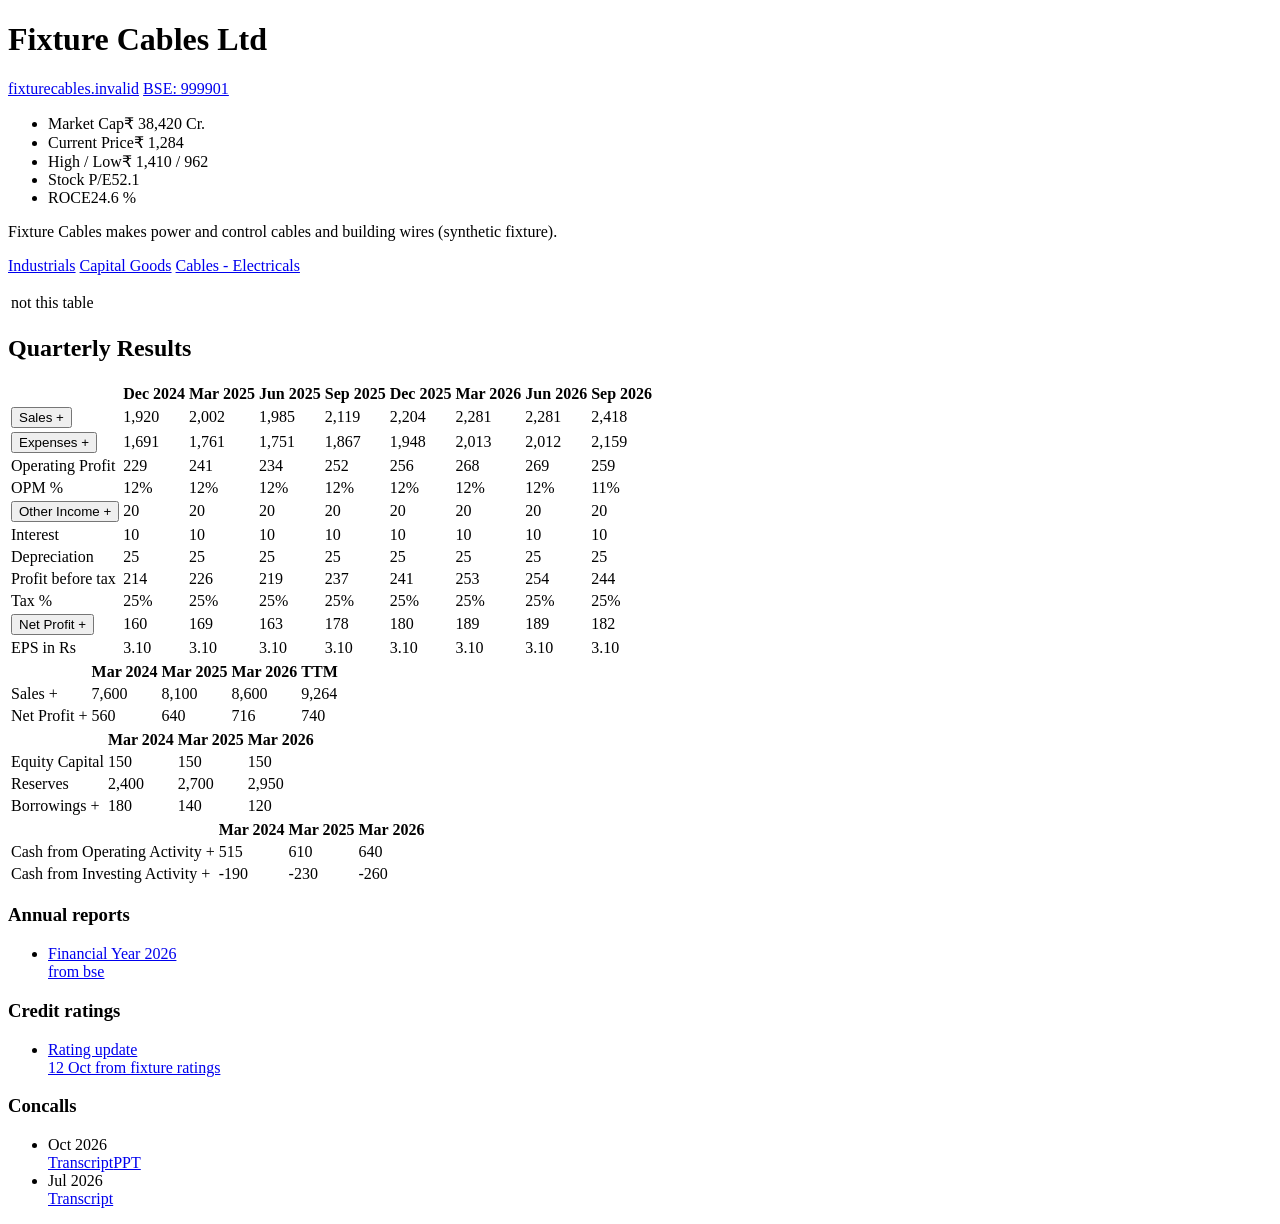
<file: backend/tests/fixtures/screener_FXCABLES.html>
<!DOCTYPE html>
<!-- SYNTHETIC fixture shaped like a screener.in company page (Quarterly Results section). Invented company and numbers. -->
<html><body>
<h1 class="h2 shrink-text">Fixture Cables Ltd</h1>
<div class="company-links"><a href="https://www.fixturecables.invalid/" target="_blank">fixturecables.invalid</a> <a href="https://fixtures.finn.invalid/bse-quote/fixture-cables-ltd/fxcables/999901/" target="_blank">BSE: 999901</a></div>
<ul id="top-ratios">
 <li class="flex flex-space-between"><span class="name">Market Cap</span><span class="nowrap value">₹ <span class="number">38,420</span> Cr.</span></li>
 <li class="flex flex-space-between"><span class="name">Current Price</span><span class="nowrap value">₹ <span class="number">1,284</span></span></li>
 <li class="flex flex-space-between"><span class="name">High / Low</span><span class="nowrap value">₹ <span class="number">1,410</span> / <span class="number">962</span></span></li>
 <li class="flex flex-space-between"><span class="name">Stock P/E</span><span class="nowrap value"><span class="number">52.1</span></span></li>
 <li class="flex flex-space-between"><span class="name">ROCE</span><span class="nowrap value"><span class="number">24.6</span> %</span></li>
</ul>
<div class="company-profile"><div class="about"><p>Fixture Cables makes power and control cables and building wires (synthetic fixture).</p></div></div>
<p class="sub"><a href="/market/x/" title="Broad Sector">Industrials</a> <a href="/market/y/" title="Sector">Capital Goods</a> <a href="/market/z/" title="Industry">Cables - Electricals</a></p>
<section id="peers"><table><tr><td>not this table</td></tr></table></section>
<section id="quarters" class="card card-large">
<h2>Quarterly Results</h2>
<table class="data-table responsive-text-nowrap"><thead><tr><th class="text"></th><th>Dec 2024</th><th>Mar 2025</th><th>Jun 2025</th><th>Sep 2025</th><th>Dec 2025</th><th>Mar 2026</th><th>Jun 2026</th><th>Sep 2026</th></tr></thead>
<tbody>
<tr><td class="text"><button class="button-plain">Sales&nbsp;<span class="blue-icon">+</span></button></td><td>1,920</td><td>2,002</td><td>1,985</td><td>2,119</td><td>2,204</td><td>2,281</td><td>2,281</td><td>2,418</td></tr>
<tr><td class="text"><button class="button-plain">Expenses&nbsp;<span class="blue-icon">+</span></button></td><td>1,691</td><td>1,761</td><td>1,751</td><td>1,867</td><td>1,948</td><td>2,013</td><td>2,012</td><td>2,159</td></tr>
<tr><td class="text">Operating Profit</td><td>229</td><td>241</td><td>234</td><td>252</td><td>256</td><td>268</td><td>269</td><td>259</td></tr>
<tr><td class="text">OPM %</td><td>12%</td><td>12%</td><td>12%</td><td>12%</td><td>12%</td><td>12%</td><td>12%</td><td>11%</td></tr>
<tr><td class="text"><button class="button-plain">Other Income&nbsp;<span class="blue-icon">+</span></button></td><td>20</td><td>20</td><td>20</td><td>20</td><td>20</td><td>20</td><td>20</td><td>20</td></tr>
<tr><td class="text">Interest</td><td>10</td><td>10</td><td>10</td><td>10</td><td>10</td><td>10</td><td>10</td><td>10</td></tr>
<tr><td class="text">Depreciation</td><td>25</td><td>25</td><td>25</td><td>25</td><td>25</td><td>25</td><td>25</td><td>25</td></tr>
<tr><td class="text">Profit before tax</td><td>214</td><td>226</td><td>219</td><td>237</td><td>241</td><td>253</td><td>254</td><td>244</td></tr>
<tr><td class="text">Tax %</td><td>25%</td><td>25%</td><td>25%</td><td>25%</td><td>25%</td><td>25%</td><td>25%</td><td>25%</td></tr>
<tr><td class="text"><button class="button-plain">Net Profit&nbsp;<span class="blue-icon">+</span></button></td><td>160</td><td>169</td><td>163</td><td>178</td><td>180</td><td>189</td><td>189</td><td>182</td></tr>
<tr><td class="text">EPS in Rs</td><td>3.10</td><td>3.10</td><td>3.10</td><td>3.10</td><td>3.10</td><td>3.10</td><td>3.10</td><td>3.10</td></tr>
</tbody></table></section>
<section id="profit-loss"><table class="data-table"><thead><tr><th></th><th>Mar 2024</th><th>Mar 2025</th><th>Mar 2026</th><th>TTM</th></tr></thead>
<tbody><tr><td class="text">Sales&nbsp;+</td><td>7,600</td><td>8,100</td><td>8,600</td><td>9,264</td></tr>
<tr><td class="text">Net Profit&nbsp;+</td><td>560</td><td>640</td><td>716</td><td>740</td></tr></tbody></table></section>
<section id="balance-sheet"><table class="data-table"><thead><tr><th></th><th>Mar 2024</th><th>Mar 2025</th><th>Mar 2026</th></tr></thead>
<tbody><tr><td class="text">Equity Capital</td><td>150</td><td>150</td><td>150</td></tr><tr><td class="text">Reserves</td><td>2,400</td><td>2,700</td><td>2,950</td></tr>
<tr><td class="text">Borrowings&nbsp;+</td><td>180</td><td>140</td><td>120</td></tr></tbody></table></section>
<section id="cash-flow"><table class="data-table"><thead><tr><th></th><th>Mar 2024</th><th>Mar 2025</th><th>Mar 2026</th></tr></thead>
<tbody><tr><td class="text">Cash from Operating Activity&nbsp;+</td><td>515</td><td>610</td><td>640</td></tr>
<tr><td class="text">Cash from Investing Activity&nbsp;+</td><td>-190</td><td>-230</td><td>-260</td></tr></tbody></table></section>
<section id="documents"><div class="documents annual-reports flex-column"><h3>Annual reports</h3><ul class="list-links">
<li><a href="https://fixtures.finn.invalid/ar/2026.pdf" target="_blank">Financial Year 2026<div class="ink-600 smaller">from bse</div></a></li></ul></div>
<div class="documents credit-ratings flex-column"><h3>Credit ratings</h3><ul class="list-links">
<li><a href="https://fixtures.finn.invalid/cr/1.html">Rating update<div class="ink-600 smaller">12 Oct from fixture ratings</div></a></li></ul></div>
<div class="documents concalls flex-column"><h3>Concalls</h3><ul class="list-links">
<li class="flex"><div class="ink-600 font-size-15">Oct 2026</div><a class="concall-link" href="https://fixtures.finn.invalid/cc/t.pdf" title="Raw Transcript">Transcript</a><a class="concall-link" href="https://fixtures.finn.invalid/cc/p.pdf">PPT</a></li>
<li class="flex"><div class="ink-600 font-size-15">Jul 2026</div><a class="concall-link" href="https://fixtures.finn.invalid/cc/t2.pdf">Transcript</a></li></ul></div></section>
</body></html>
</file>
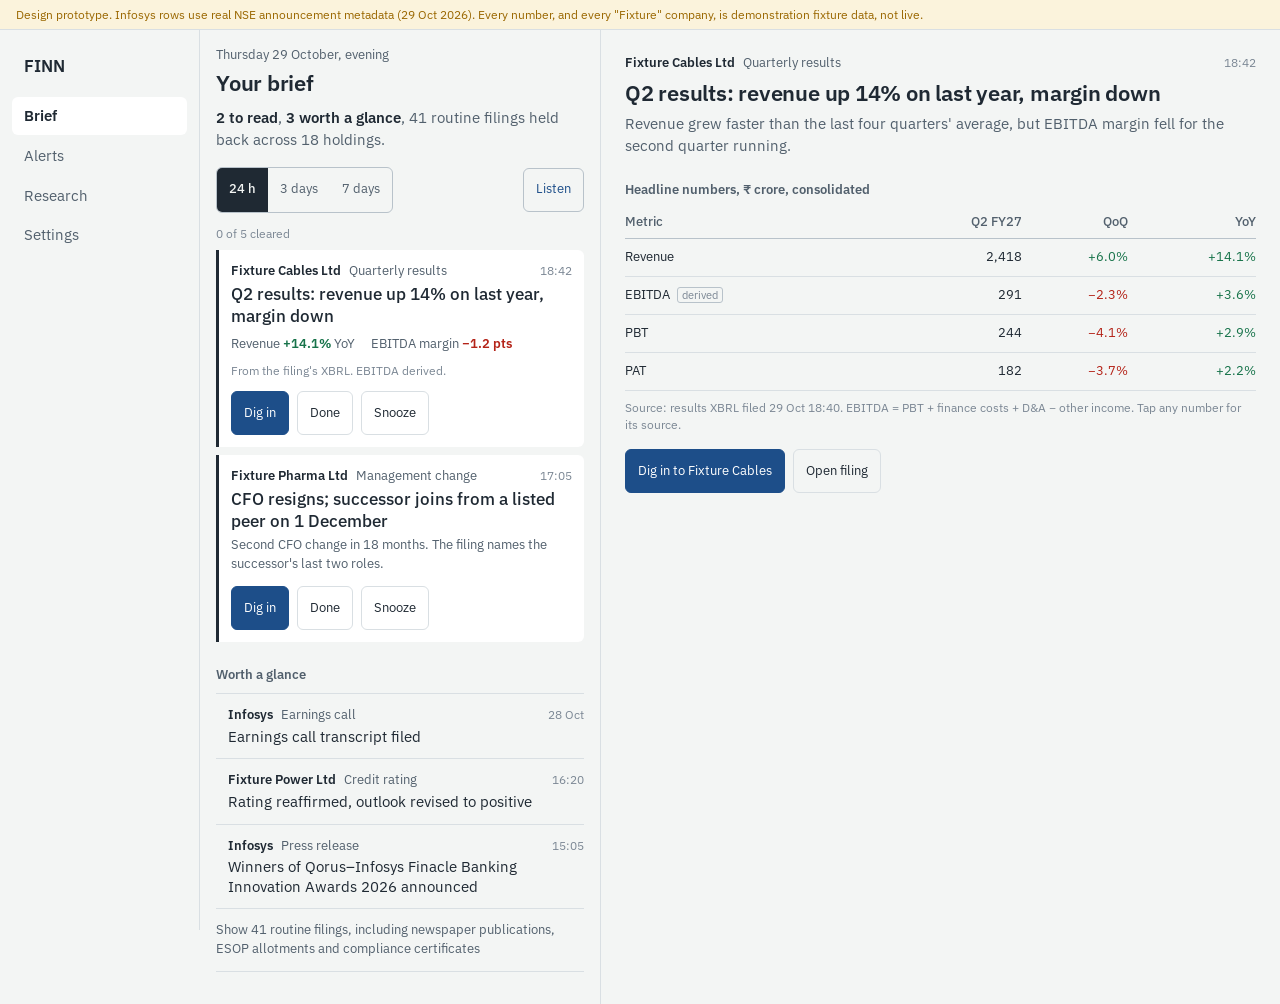
<file: design/prototype/archive/index-v1.html>
<!DOCTYPE html>
<html lang="en-IN">
<head>
<meta charset="utf-8">
<meta name="viewport" content="width=device-width, initial-scale=1, viewport-fit=cover">
<title>FINN — design prototype (fixture data)</title>
<link rel="preconnect" href="https://fonts.googleapis.com">
<link rel="preconnect" href="https://fonts.gstatic.com" crossorigin>
<link href="https://fonts.googleapis.com/css2?family=IBM+Plex+Sans:wght@400;500;600&display=swap" rel="stylesheet">
<style>
/* ===== Tokens (mirror PRODUCT_SPEC §6) ===== */
:root{
  --bg:#F3F5F4; --surface:#FFFFFF; --ink:#1F2933; --ink-2:#52606D; --ink-3:#7B8794;
  --rule:#D9DFE3; --rule-strong:#B8C2CA;
  --act:#1D4E89; --act-weak:#E6EDF6;
  --gain:#17734A; --loss:#B42318; --caution:#9A6700; --caution-weak:#FBF3DC;
  --band:#C9D6E6;
  --r-ctl:6px; --r-sheet:14px;
  --s1:4px; --s2:8px; --s3:12px; --s4:16px; --s5:24px; --s6:32px;
  --t-xs:12px; --t-sm:13px; --t-md:15px; --t-lg:17px; --t-xl:22px;
  font-family:"IBM Plex Sans",system-ui,-apple-system,"Segoe UI",sans-serif;
}
@media (prefers-color-scheme:dark){
  :root{--bg:#14191F;--surface:#1B2128;--ink:#E4E8EC;--ink-2:#A9B4BE;--ink-3:#7F8B96;--rule:#2A323B;--rule-strong:#3A444F;
        --act:#8DB4E8;--act-weak:#1F2E42;--gain:#5BC08C;--loss:#F2877E;--caution:#E0B34C;--caution-weak:#2E2714;--band:#33475F;}
}
*{box-sizing:border-box;margin:0}
body{background:var(--bg);color:var(--ink);font-size:var(--t-md);line-height:1.45;-webkit-font-smoothing:antialiased}
.num{font-variant-numeric:tabular-nums lining-nums}
a{color:var(--act)}
:focus-visible{outline:2px solid var(--act);outline-offset:2px;border-radius:2px}
button{font:inherit;color:inherit;background:none;border:0;cursor:pointer}
@media (prefers-reduced-motion:reduce){*{transition:none!important;animation:none!important}}

/* ===== Shell ===== */
.fixture{background:var(--caution-weak);color:var(--caution);font-size:var(--t-xs);padding:6px var(--s4);border-bottom:1px solid var(--rule)}
.app{display:grid;grid-template-columns:1fr;min-height:100dvh}
.rail{display:none}
.tabbar{position:fixed;bottom:0;left:0;right:0;display:grid;grid-template-columns:repeat(4,1fr);background:var(--surface);border-top:1px solid var(--rule);padding-bottom:env(safe-area-inset-bottom)}
.tabbar a{min-height:52px;display:flex;align-items:center;justify-content:center;font-size:var(--t-sm);color:var(--ink-2);text-decoration:none}
.tabbar a[aria-current]{color:var(--ink);font-weight:600;box-shadow:inset 0 2px 0 var(--ink)}
.pane{padding:var(--s4) var(--s4) 96px;max-width:640px}
.detail{display:none}

/* ===== Brief ===== */
.date{font-size:var(--t-sm);color:var(--ink-2)}
h1{font-size:var(--t-xl);font-weight:600;letter-spacing:-0.01em;margin-top:2px}
.summary{color:var(--ink-2);font-size:var(--t-md);margin-top:var(--s2)}
.summary b{color:var(--ink);font-weight:600}
.controls{display:flex;gap:var(--s2);align-items:center;margin:var(--s4) 0 var(--s3)}
.seg{display:inline-flex;border:1px solid var(--rule-strong);border-radius:var(--r-ctl);overflow:hidden}
.seg button{min-height:44px;padding:0 var(--s3);font-size:var(--t-sm);color:var(--ink-2)}
.seg button[aria-pressed=true]{background:var(--ink);color:var(--bg);font-weight:500}
.listen{margin-left:auto;min-height:44px;padding:0 var(--s3);font-size:var(--t-sm);color:var(--act);border:1px solid var(--rule-strong);border-radius:var(--r-ctl)}
.progress{font-size:var(--t-xs);color:var(--ink-3);margin-bottom:var(--s2)}
.group-h{font-size:var(--t-sm);font-weight:600;color:var(--ink-2);margin:var(--s5) 0 var(--s2)}
.item{display:block;padding:var(--s3) 0 var(--s3) var(--s3);border-top:1px solid var(--rule);text-decoration:none;color:inherit}
.item.must{border-left:3px solid var(--ink);padding-left:var(--s3);background:var(--surface);border-top:0;margin-bottom:var(--s2);border-radius:0 var(--r-ctl) var(--r-ctl) 0;padding-right:var(--s3)}
.who{font-size:var(--t-sm);color:var(--ink-2);display:flex;gap:var(--s2);align-items:baseline}
.who strong{color:var(--ink);font-weight:600}
.who time{margin-left:auto;color:var(--ink-3);font-size:var(--t-xs)}
.what{font-size:var(--t-lg);font-weight:500;margin-top:2px;line-height:1.3}
.item:not(.must) .what{font-size:var(--t-md);font-weight:400}
.why{color:var(--ink-2);margin-top:var(--s1);font-size:var(--t-sm)}
.facts{display:flex;gap:var(--s4);margin-top:var(--s2);font-size:var(--t-sm)}
.facts span{color:var(--ink-2)} .facts b{font-weight:600;color:var(--ink)}
.up,.facts b.up{color:var(--gain)} .down,.facts b.down{color:var(--loss)}
.acts{display:flex;gap:var(--s2);margin-top:var(--s3)}
.acts button{min-height:44px;padding:0 var(--s3);font-size:var(--t-sm);border-radius:var(--r-ctl);border:1px solid var(--rule)}
.acts .primary{background:var(--act);color:#fff;border-color:var(--act)}
@media (prefers-color-scheme:dark){.acts .primary{color:#0E1620}}
.src{font-size:var(--t-xs);color:var(--ink-3);margin-top:var(--s2)}
.routine{width:100%;text-align:left;padding:var(--s3) 0;border-top:1px solid var(--rule);border-bottom:1px solid var(--rule);color:var(--ink-2);font-size:var(--t-sm);min-height:44px}

/* ===== Card detail: results table ===== */
.sec-h{font-size:var(--t-sm);font-weight:600;color:var(--ink-2);margin:var(--s5) 0 var(--s2)}
table{width:100%;border-collapse:collapse;font-size:var(--t-sm)}
th{font-weight:500;color:var(--ink-2);text-align:right;padding:6px 0;border-bottom:1px solid var(--rule-strong)}
th:first-child,td:first-child{text-align:left}
td{padding:9px 0;border-bottom:1px solid var(--rule);text-align:right}
td.metric{color:var(--ink)} .badge{font-size:11px;color:var(--ink-3);border:1px solid var(--rule-strong);border-radius:3px;padding:0 4px;margin-left:4px}
.basis{font-size:var(--t-xs);color:var(--ink-3);margin-top:var(--s2)}

/* ===== Ledger (signature element) ===== */
.ledger-row{padding:var(--s3) 0;border-top:1px solid var(--rule)}
.lr-head{display:flex;align-items:baseline;gap:var(--s2)}
.lr-metric{font-weight:600}
.lr-period{font-size:var(--t-xs);color:var(--ink-3)}
.verdict{margin-left:auto;font-size:var(--t-sm);font-weight:600}
.v-del{color:var(--gain)} .v-part{color:var(--caution)} .v-miss{color:var(--loss)} .v-early{color:var(--ink-3);font-weight:500}
.quote{font-size:var(--t-sm);color:var(--ink-2);margin-top:var(--s1)}
.quote cite{font-style:normal;color:var(--act);white-space:nowrap}
.strip{position:relative;height:36px;margin-top:var(--s2)}
.strip .axis{position:absolute;left:0;right:0;top:25px;height:1px;background:var(--rule-strong)}
.strip .band{position:absolute;top:19px;height:13px;background:var(--band);border-radius:2px}
.strip .tick{position:absolute;top:15px;width:2px;height:21px;background:var(--ink)}
.strip .lab{position:absolute;top:0;font-size:12px;font-weight:600;color:var(--ink);transform:translateX(-50%)}
.strip-cap{display:flex;justify-content:space-between;font-size:11px;color:var(--ink-3)}
.dossier-tabs{display:flex;gap:var(--s4);border-bottom:1px solid var(--rule);margin-top:var(--s3);overflow-x:auto}
.dossier-tabs a{padding:var(--s2) 0;font-size:var(--t-sm);color:var(--ink-2);text-decoration:none;white-space:nowrap;min-height:40px;display:flex;align-items:center}
.dossier-tabs a[aria-current]{color:var(--ink);font-weight:600;box-shadow:inset 0 -2px 0 var(--ink)}
.ask{position:fixed;left:0;right:0;bottom:52px;padding:var(--s2) var(--s4);background:var(--bg);border-top:1px solid var(--rule)}
.ask input{width:100%;min-height:44px;border:1px solid var(--rule-strong);border-radius:var(--r-ctl);padding:0 var(--s3);font:inherit;font-size:var(--t-md);background:var(--surface);color:var(--ink)}

/* ===== Evidence sheet ===== */
.scrim{position:fixed;inset:0;z-index:20;background:rgba(15,20,25,.35)}
.sheet{position:fixed;z-index:21;left:0;right:0;bottom:0;padding-bottom:calc(var(--s6) + env(safe-area-inset-bottom));background:var(--surface);border-radius:var(--r-sheet) var(--r-sheet) 0 0;padding:var(--s4) var(--s4) var(--s6);box-shadow:0 -8px 24px rgba(15,20,25,.12)}
.grab{width:36px;height:4px;border-radius:2px;background:var(--rule-strong);margin:0 auto var(--s3)}
.sheet h2{font-size:var(--t-lg);font-weight:600}
.chain{font-size:var(--t-sm);color:var(--ink-2);margin-top:var(--s2)}
.snippet{margin-top:var(--s3);padding:var(--s3);background:var(--bg);border-left:3px solid var(--band);font-size:var(--t-sm)}
.snippet mark{background:var(--act-weak);color:var(--ink)}

/* screen switching for the static prototype */
section[data-screen]{display:none}
section[data-screen].on{display:block}

/* ===== Tablet / desktop ===== */
@media (min-width:768px){
  .app{grid-template-columns:minmax(360px,420px) 1fr}
  .detail{display:block;border-left:1px solid var(--rule);padding:var(--s5);max-width:760px}
  .tabbar{left:0;right:auto;width:minmax(360px,420px)}
}
@media (min-width:1024px){
  .app{grid-template-columns:200px 400px minmax(0,760px);justify-content:start}
  .rail{display:flex;flex-direction:column;gap:2px;padding:var(--s5) var(--s3);border-right:1px solid var(--rule);position:sticky;top:0;height:100dvh}
  .rail .brand{font-weight:600;font-size:var(--t-lg);padding:0 var(--s3) var(--s4)}
  .rail a{padding:var(--s2) var(--s3);border-radius:var(--r-ctl);color:var(--ink-2);text-decoration:none;font-size:var(--t-md)}
  .rail a[aria-current]{background:var(--surface);color:var(--ink);font-weight:600}
  .tabbar{display:none}
  .pane{padding-bottom:var(--s6)}
  .ask{position:static;padding:var(--s4) 0 0;background:none;border:0}
}
</style>
</head>
<body>
<div class="fixture" role="note">Design prototype. Infosys rows use real NSE announcement metadata (29 Oct 2026). Every number, and every "Fixture" company, is demonstration fixture data, not live.</div>
<div class="app">
  <nav class="rail" aria-label="Primary">
    <div class="brand">FINN</div>
    <a href="#brief" aria-current="page">Brief</a><a href="#alerts">Alerts</a><a href="#dossier">Research</a><a href="#settings">Settings</a>
  </nav>

  <main class="pane">
    <!-- BRIEF -->
    <section data-screen="brief" class="on" aria-labelledby="h-brief">
      <div class="date">Thursday 29 October, evening</div>
      <h1 id="h-brief">Your brief</h1>
      <p class="summary"><b>2 to read</b>, <b>3 worth a glance</b>, 41 routine filings held back across 18 holdings.</p>
      <div class="controls">
        <div class="seg" role="group" aria-label="Time window">
          <button aria-pressed="true">24 h</button><button aria-pressed="false">3 days</button><button aria-pressed="false">7 days</button>
        </div>
        <button class="listen" aria-label="Listen to the brief, about 50 seconds">Listen</button>
      </div>
      <p class="progress">0 of 5 cleared</p>

      <a class="item must" href="#detail">
        <div class="who"><strong>Fixture Cables Ltd</strong><span>Quarterly results</span><time>18:42</time></div>
        <div class="what">Q2 results: revenue up 14% on last year, margin down</div>
        <div class="facts num"><span>Revenue <b class="up">+14.1%</b> YoY</span><span>EBITDA margin <b class="down">−1.2 pts</b></span></div>
        <div class="src">From the filing's XBRL. EBITDA derived.</div>
        <div class="acts"><button class="primary">Dig in</button><button>Done</button><button>Snooze</button></div>
      </a>

      <a class="item must" href="#detail">
        <div class="who"><strong>Fixture Pharma Ltd</strong><span>Management change</span><time>17:05</time></div>
        <div class="what">CFO resigns; successor joins from a listed peer on 1 December</div>
        <div class="why">Second CFO change in 18 months. The filing names the successor's last two roles.</div>
        <div class="acts"><button class="primary">Dig in</button><button>Done</button><button>Snooze</button></div>
      </a>

      <h2 class="group-h">Worth a glance</h2>
      <a class="item" href="#detail"><div class="who"><strong>Infosys</strong><span>Earnings call</span><time>28 Oct</time></div><div class="what">Earnings call transcript filed</div></a>
      <a class="item" href="#detail"><div class="who"><strong>Fixture Power Ltd</strong><span>Credit rating</span><time>16:20</time></div><div class="what">Rating reaffirmed, outlook revised to positive</div></a>
      <a class="item" href="#detail"><div class="who"><strong>Infosys</strong><span>Press release</span><time>15:05</time></div><div class="what">Winners of Qorus–Infosys Finacle Banking Innovation Awards 2026 announced</div></a>

      <button class="routine" aria-expanded="false">Show 41 routine filings, including newspaper publications, ESOP allotments and compliance certificates</button>
    </section>

    <!-- DOSSIER -->
    <section data-screen="dossier" aria-labelledby="h-dossier">
      <div class="date">Research</div>
      <h1 id="h-dossier">Fixture Tubes Ltd</h1>
      <p class="summary">4 transcripts and 1 annual report read. Updated 29 Oct.</p>
      <nav class="dossier-tabs" aria-label="Dossier sections">
        <a href="#dossier" aria-current="page">Promises</a><a href="#dossier">Financials</a><a href="#dossier">Balance sheet and cash</a><a href="#dossier">Business</a>
      </nav>
      <p class="summary" style="margin-top:var(--s3)">Management delivered on <b>2 of 5</b> guided numbers over the last four quarters.</p>

      <div class="ledger-row">
        <div class="lr-head"><span class="lr-metric">Volume growth</span><span class="lr-period">FY26 guidance</span><span class="verdict v-del">Delivered</span></div>
        <p class="quote">"we should comfortably do 15 to 18% volume growth" <cite>Q4 call, p.6</cite></p>
        <div class="strip num" role="img" aria-label="Promised 15 to 18 percent; delivered 19.2 percent">
          <div class="axis"></div><div class="band" style="left:50%;width:15%"></div><div class="tick" style="left:61%"></div><span class="lab" style="left:61%">19.2%</span>
        </div>
        <div class="strip-cap num"><span>5%</span><span>25%</span></div>
      </div>

      <div class="ledger-row">
        <div class="lr-head"><span class="lr-metric">EBITDA per tonne</span><span class="lr-period">Q2 FY27</span><span class="verdict v-part">Partly</span></div>
        <p class="quote">"we expect ₹4,500 to ₹5,000 a tonne going forward" <cite>Q1 call, p.9</cite></p>
        <div class="strip num" role="img" aria-label="Promised 4,500 to 5,000 rupees per tonne; delivered 4,310">
          <div class="axis"></div><div class="band" style="left:50%;width:25%"></div><div class="tick" style="left:40.5%"></div><span class="lab" style="left:40.5%">₹4,310</span>
        </div>
        <div class="strip-cap num"><span>₹3,500</span><span>₹5,500</span></div>
      </div>

      <div class="ledger-row">
        <div class="lr-head"><span class="lr-metric">Capex</span><span class="lr-period">FY27</span><span class="verdict v-early">Too early</span></div>
        <p class="quote">"capex of about ₹600 crore this year" <cite>Q4 call, p.11</cite></p>
        <p class="basis">Full-year figure not yet reported. H1 spend: ₹212 crore, from half-yearly cash flow.</p>
      </div>
      <div class="ask"><label for="ask" class="sr-only" style="position:absolute;left:-9999px">Ask about this company's filings</label><input id="ask" placeholder="Ask about Fixture Tubes' filings"></div>
    </section>
  </main>

  <!-- DETAIL (visible as a pane on tablet/desktop; as a screen on mobile) -->
  <aside class="detail" id="detail-pane" aria-labelledby="h-detail">
    <div class="who"><strong>Fixture Cables Ltd</strong><span>Quarterly results</span><time>18:42</time></div>
    <h1 id="h-detail" style="margin-top:var(--s1)">Q2 results: revenue up 14% on last year, margin down</h1>
    <p class="why" style="font-size:var(--t-md)">Revenue grew faster than the last four quarters' average, but EBITDA margin fell for the second quarter running.</p>
    <h2 class="sec-h">Headline numbers, ₹ crore, consolidated</h2>
    <table class="num">
      <thead><tr><th scope="col">Metric</th><th scope="col">Q2 FY27</th><th scope="col">QoQ</th><th scope="col">YoY</th></tr></thead>
      <tbody>
        <tr><td class="metric">Revenue</td><td>2,418</td><td class="up">+6.0%</td><td class="up">+14.1%</td></tr>
        <tr><td class="metric">EBITDA <span class="badge">derived</span></td><td>291</td><td class="down">−2.3%</td><td class="up">+3.6%</td></tr>
        <tr><td class="metric">PBT</td><td>244</td><td class="down">−4.1%</td><td class="up">+2.9%</td></tr>
        <tr><td class="metric">PAT</td><td>182</td><td class="down">−3.7%</td><td class="up">+2.2%</td></tr>
      </tbody>
    </table>
    <p class="basis">Source: results XBRL filed 29 Oct 18:40. EBITDA = PBT + finance costs + D&amp;A − other income. Tap any number for its source.</p>
    <div class="acts" style="margin-top:var(--s4)"><button class="primary">Dig in to Fixture Cables</button><button>Open filing</button></div>
  </aside>
</div>

<!-- EVIDENCE SHEET (shown with #evidence) -->
<div id="evidence" hidden>
  <div class="scrim"></div>
  <div class="sheet" role="dialog" aria-modal="true" aria-labelledby="h-ev">
    <div class="grab"></div>
    <h2 id="h-ev">EBITDA per tonne, Q2 FY27: ₹4,310</h2>
    <p class="chain">Derived from Q2 FY27 results (XBRL, filed 22 Oct) and sales volume stated in the Q2 call transcript, page 4.</p>
    <div class="snippet">"…sales volume for the quarter stood at <mark>8.1 lakh tonnes</mark>, up 21% year on year…"</div>
    <div class="acts" style="margin-top:var(--s4)"><button class="primary">Open transcript at page 4</button><button>Open results filing</button></div>
  </div>
</div>

<nav class="tabbar" aria-label="Primary">
  <a href="#brief" aria-current="page">Brief</a><a href="#alerts">Alerts</a><a href="#dossier">Research</a><a href="#settings">Settings</a>
</nav>

<script>
function show(){
  const h=(location.hash||'#brief').slice(1), wide=matchMedia('(min-width:768px)').matches;
  const scr = h==='detail' ? 'brief' : (h==='evidence' ? 'dossier' : h);
  document.querySelectorAll('section[data-screen]').forEach(s=>s.classList.toggle('on',s.dataset.screen===scr));
  const d=document.getElementById('detail-pane');
  if(!wide){ d.style.display = h==='detail'?'block':'none'; d.style.padding='16px 16px 96px';
             document.querySelector('main').style.display = h==='detail'?'none':'block'; }
  document.getElementById('evidence').hidden = h!=='evidence';
  const tab = scr==='dossier'?'#dossier':'#'+scr;
  document.querySelectorAll('.tabbar a,.rail a').forEach(a=>{ if(a.getAttribute('href')===tab) a.setAttribute('aria-current','page'); else a.removeAttribute('aria-current'); });
}
addEventListener('hashchange',show); show();
</script>
</body>
</html>
</file>
